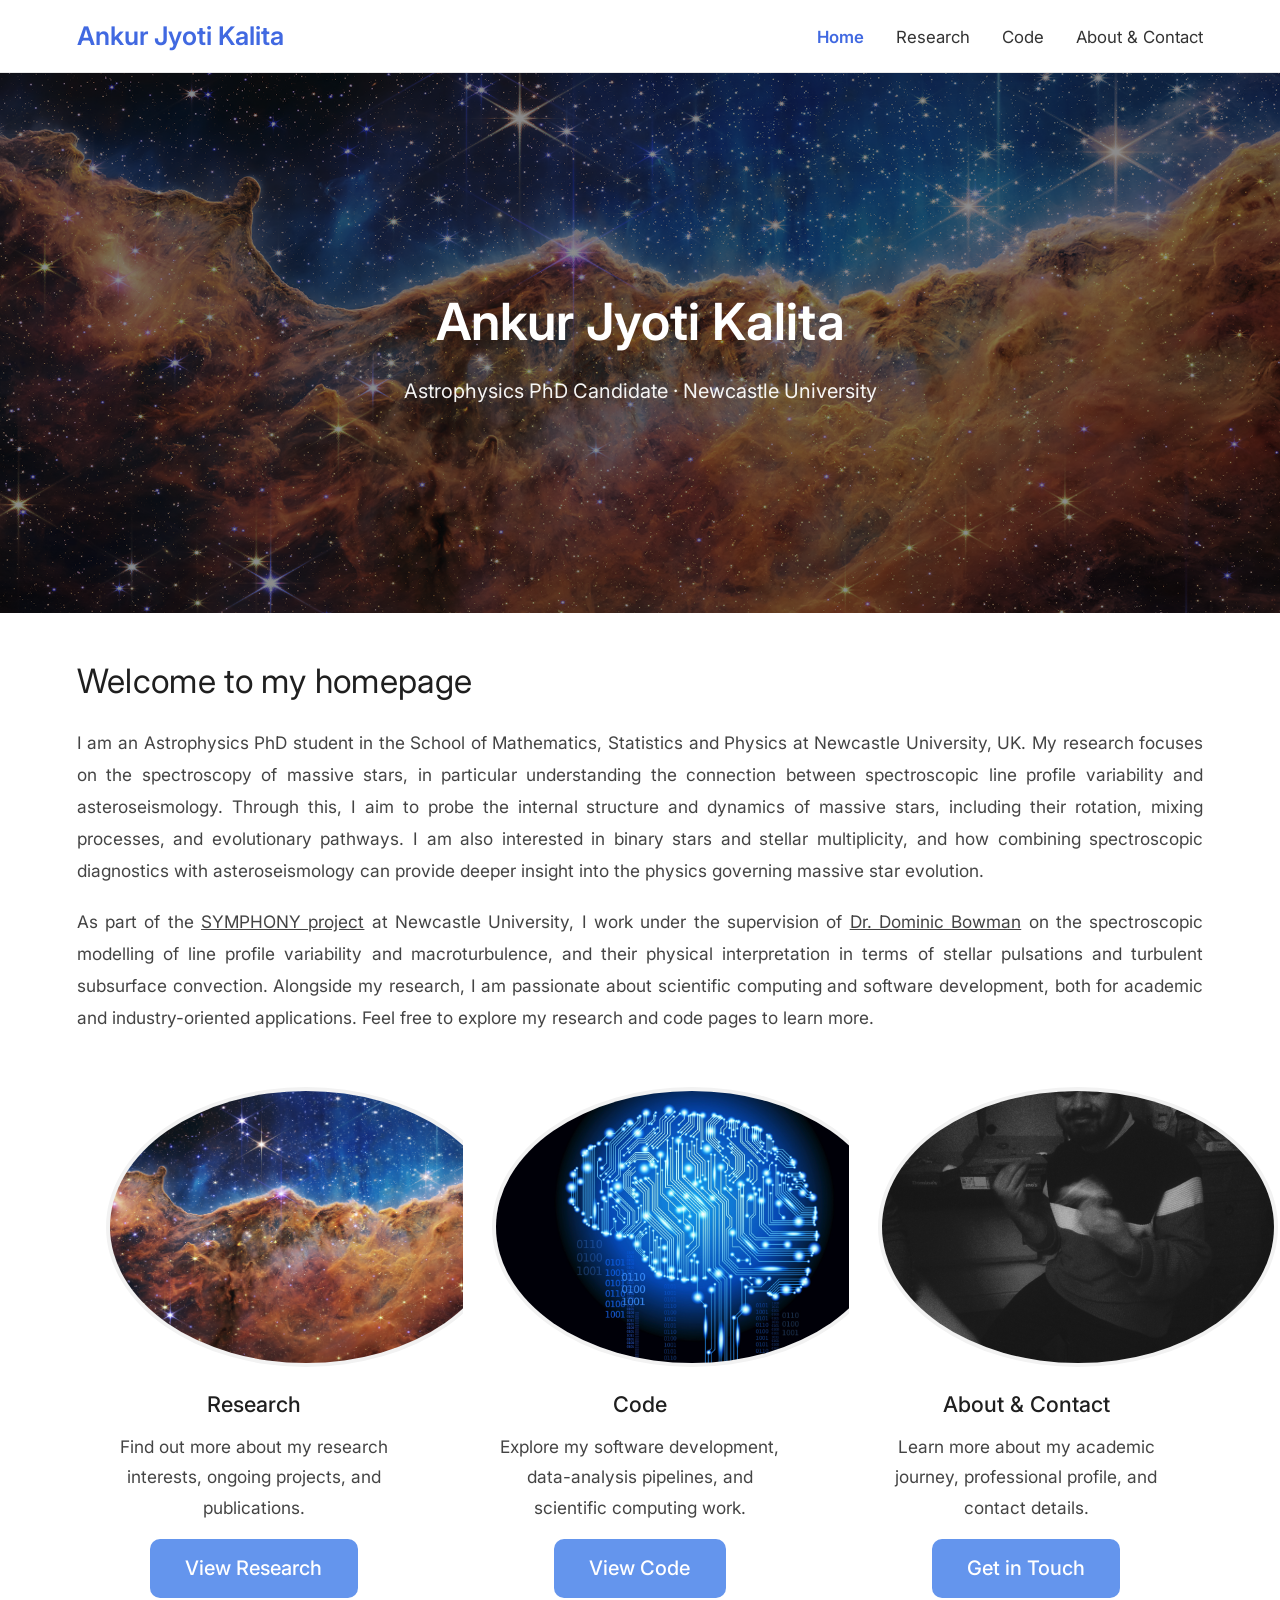
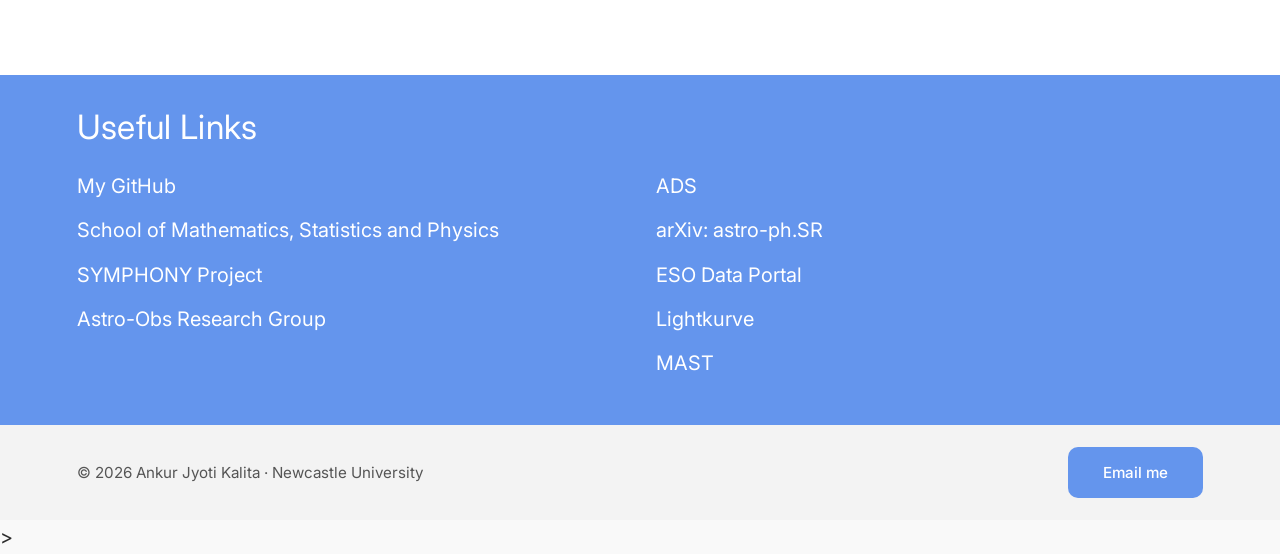
<file: index.html>
<!DOCTYPE html>
<html lang="en">
<head>
    <meta charset="UTF-8">
    <meta name="viewport" content="width=device-width, initial-scale=1.0">
    <title>Ankur Jyoti Kalita</title>
    <link rel="stylesheet" href="css/styles.css">
    <link href="https://fonts.googleapis.com/css2?family=Inter:wght@300;400;500;600&display=swap" rel="stylesheet">
</head>
<body>

    <nav class="navbar">
        <div class="nav-container">
            <div class="logo">Ankur Jyoti Kalita</div>
            <ul class="nav-links">
                <li><a href="index.html" class="active">Home</a></li>
                <li><a href="research.html">Research</a></li>
                <li><a href="code.html">Code</a></li>
                <li><a href="contact.html">About &amp; Contact</a></li>
            </ul>
        </div>
    </nav>

    <section class="home-banner">
        <div class="banner-overlay"></div>
        <div class="banner-content">
            <h1>Ankur Jyoti Kalita</h1>
            <p>Astrophysics PhD Candidate · Newcastle University</p>
        </div>
    </section>

    <section class="content-section">
        <div class="container">
            <div class="section-heading">
                <h2>Welcome to my homepage</h2>
            </div>

            <p class="lead-text">
                I am an Astrophysics PhD student in the School of Mathematics, Statistics and Physics at Newcastle University, UK.
                My research focuses on the spectroscopy of massive stars, in particular understanding the connection between
                spectroscopic line profile variability and asteroseismology. Through this, I aim to probe the internal structure
                and dynamics of massive stars, including their rotation, mixing processes, and evolutionary pathways. I am also interested
                in binary stars and stellar multiplicity, and how combining spectroscopic diagnostics with asteroseismology can provide
                deeper insight into the physics governing massive star evolution.
            </p>

            <p class="lead-text">
                As part of the
                <a href="https://research.ncl.ac.uk/symphony/" target="_blank" rel="noopener noreferrer">SYMPHONY project</a>
                at Newcastle University, I work under the supervision of
                <a href="https://dbowman234.github.io/" target="_blank" rel="noopener noreferrer">Dr. Dominic Bowman</a>
                on the spectroscopic modelling of line profile variability and macroturbulence, and their physical interpretation
                in terms of stellar pulsations and turbulent subsurface convection. Alongside my research, I am passionate about
                scientific computing and software development, both for academic and industry-oriented applications. Feel free to
                explore my research and code pages to learn more.
            </p>

            <div class="feature-grid">
                <article class="feature-card">
                    <div class="feature-image-wrap">
                        <img src="assets/images/banner.jpg" alt="Research overview">
                    </div>
                    <h3>Research</h3>
                    <p>
                        Find out more about my research interests, ongoing projects,
                        and publications.
                    </p>
                    <a href="research.html" class="button-link">View Research</a>
                </article>

                <article class="feature-card">
                    <div class="feature-image-wrap">
                        <img src="assets/images/coding.jpg" alt="Coding and technical work">
                    </div>
                    <h3>Code</h3>
                    <p>
                        Explore my software development, data-analysis pipelines,
                        and scientific computing work.
                    </p>
                    <a href="code.html" class="button-link">View Code</a>
                </article>

                <article class="feature-card">
                    <div class="feature-image-wrap">
                        <img src="assets/images/me.jpg" alt="About and contact">
                    </div>
                    <h3>About &amp; Contact</h3>
                    <p>
                        Learn more about my academic journey, professional profile,
                        and contact details.
                    </p>
                    <a href="contact.html" class="button-link">Get in Touch</a>
                </article>
            </div>
        </div>
    </section>

    <section class="useful-links-section">
        <div class="container">
            <h2>Useful Links</h2>
            <div class="links-columns">
                <ul class="useful-links-list">
                    <li><a href="https://github.com/Ankurjyoti07/" target="_blank" rel="noopener noreferrer">My GitHub</a></li>
                    <li><a href="https://www.ncl.ac.uk/maths-physics/" target="_blank" rel="noopener noreferrer">School of Mathematics, Statistics and Physics</a></li>
                    <li><a href="https://research.ncl.ac.uk/symphony/" target="_blank" rel="noopener noreferrer">SYMPHONY Project</a></li>
                    <li><a href="https://blogs.ncl.ac.uk/astro-obs/" target="_blank" rel="noopener noreferrer">Astro-Obs Research Group</a></li>
                </ul>

                <ul class="useful-links-list">
                    <li><a href="https://ui.adsabs.harvard.edu/" target="_blank" rel="noopener noreferrer">ADS</a></li>
                    <li><a href="https://arxiv.org/list/astro-ph.SR/recent" target="_blank" rel="noopener noreferrer">arXiv: astro-ph.SR</a></li>
                    <li><a href="http://archive.eso.org/cms/data-portal.html" target="_blank" rel="noopener noreferrer">ESO Data Portal</a></li>
                    <li><a href="https://docs.lightkurve.org/index.html" target="_blank" rel="noopener noreferrer">Lightkurve</a></li>
                    <li><a href="http://archive.stsci.edu/index.html" target="_blank" rel="noopener noreferrer">MAST</a></li>
                </ul>
            </div>
        </div>
    </section>

    <footer class="site-footer">
        <div class="container footer-flex">
            <p>© 2026 Ankur Jyoti Kalita · Newcastle University</p>
            <a href="mailto:a.j.kalita2@newcastle.ac.uk" class="button-link footer-button">Email me</a>
        </div>
    </footer>

</body>
</html>>
</file>
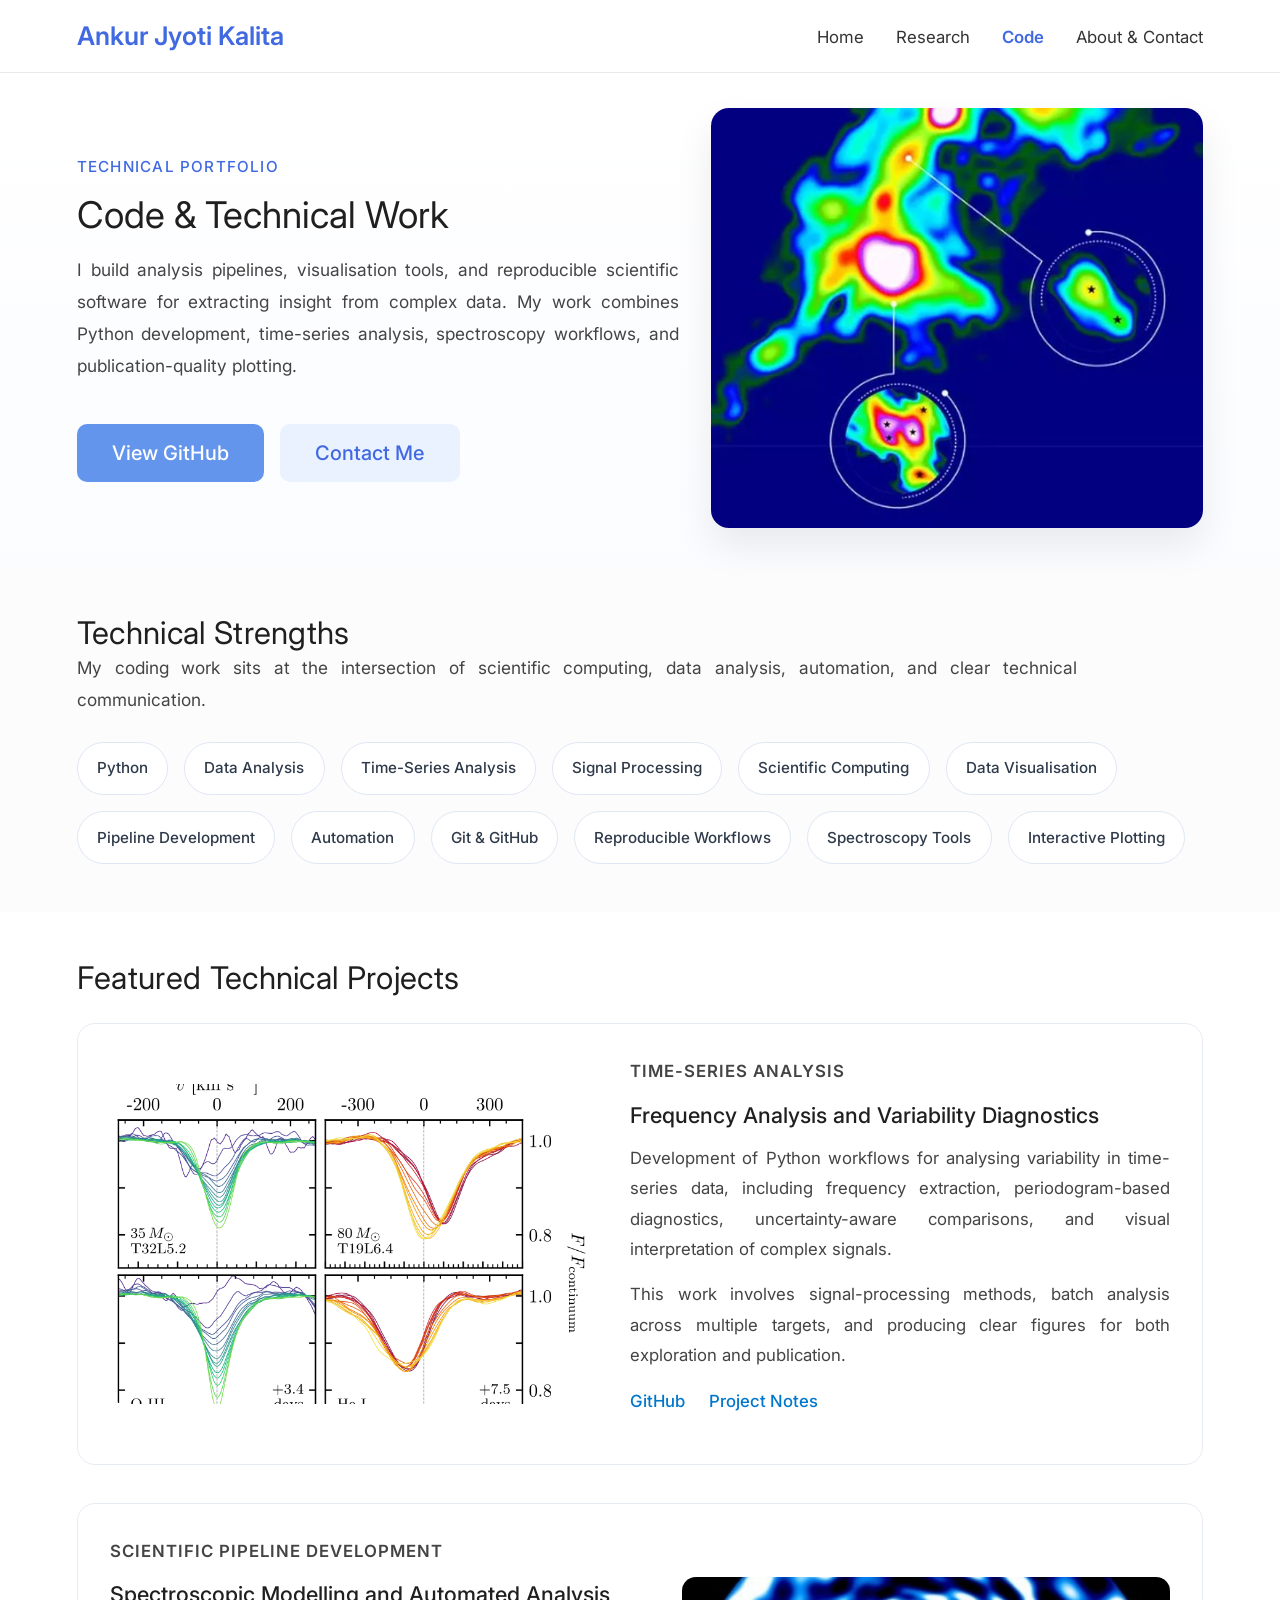
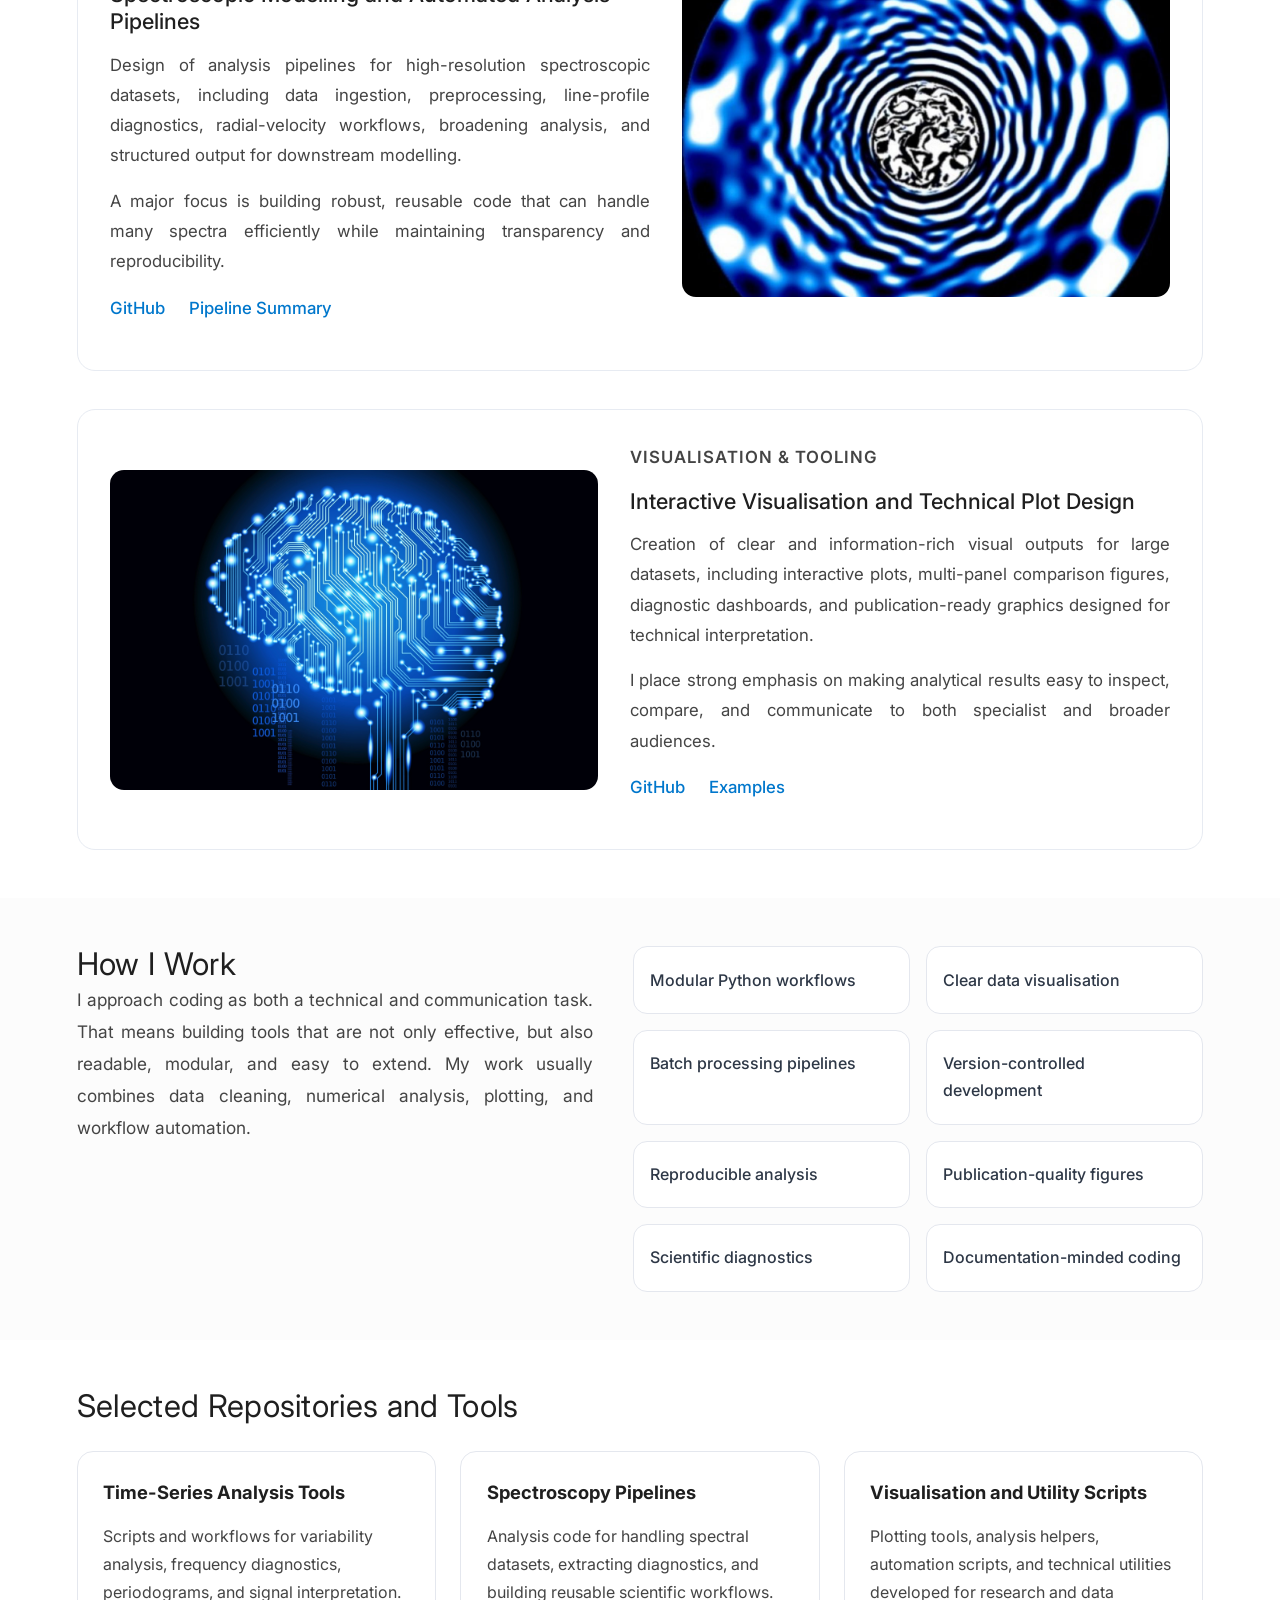
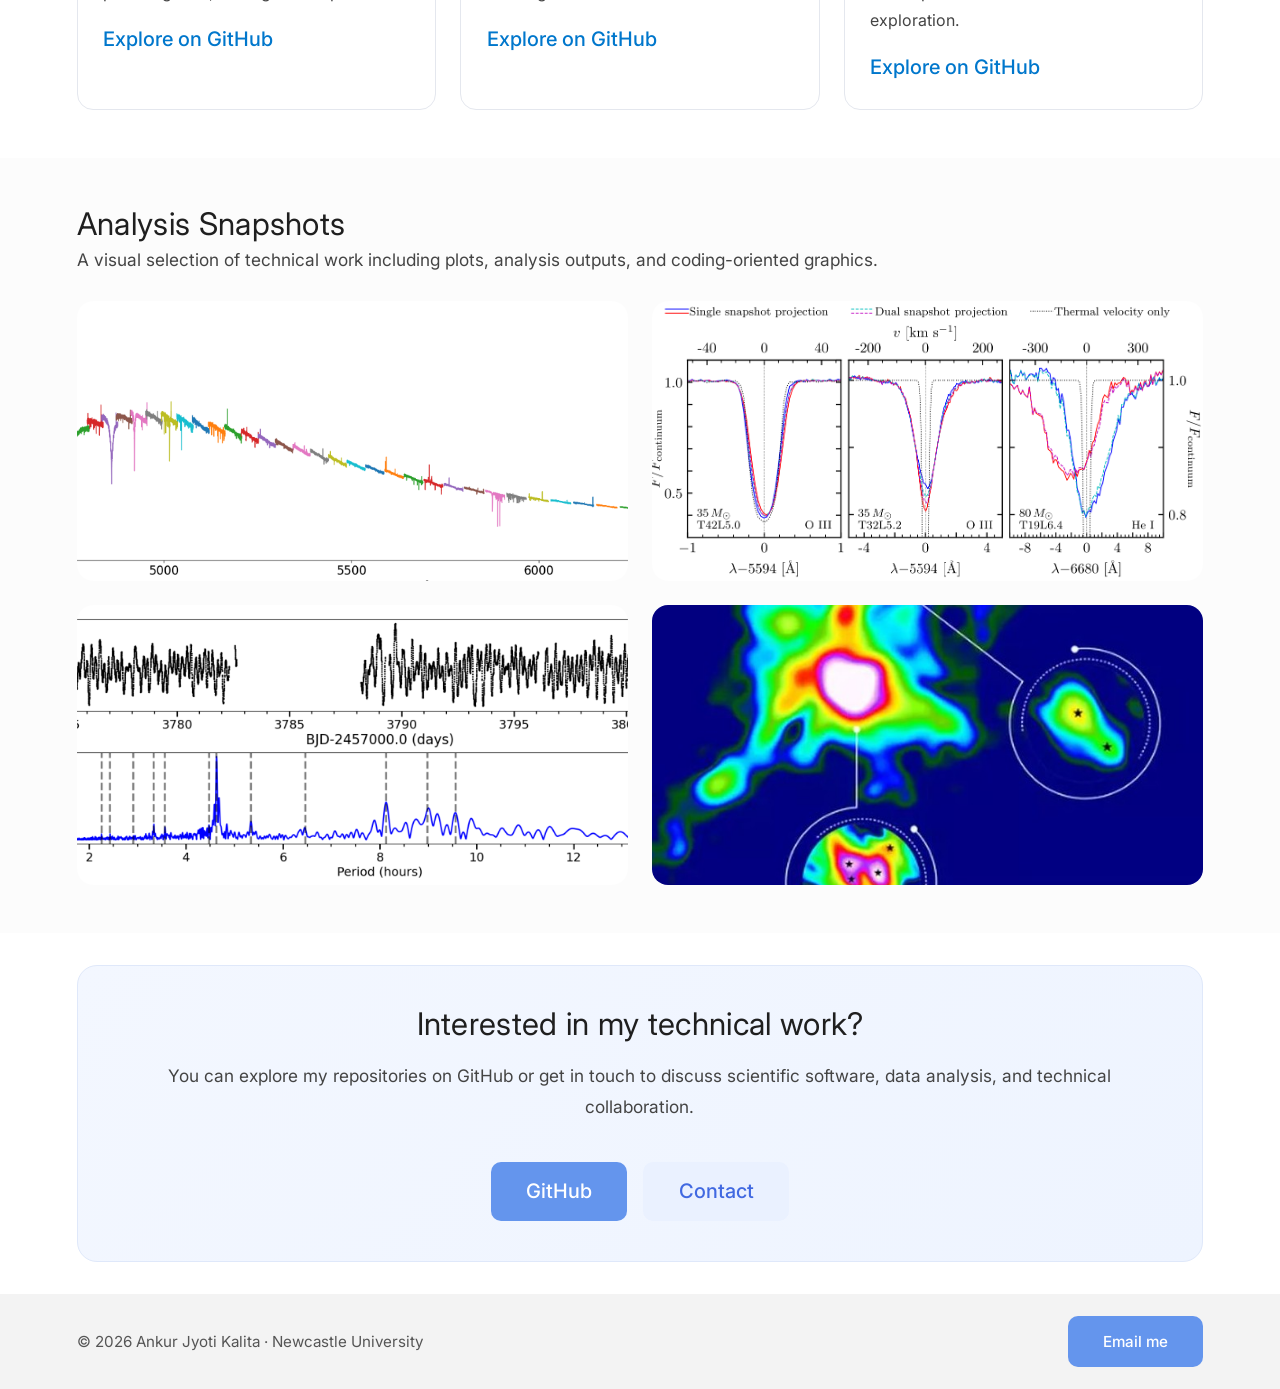
<file: code.html>
<!DOCTYPE html>
<html lang="en">
<head>
    <meta charset="UTF-8">
    <meta name="viewport" content="width=device-width, initial-scale=1.0">
    <title>Code | Ankur Jyoti Kalita</title>
    <link rel="stylesheet" href="css/styles.css">
    <link rel="stylesheet" href="css/code.css">
    <link href="https://fonts.googleapis.com/css2?family=Inter:wght@300;400;500;600&display=swap" rel="stylesheet">
</head>
<body class="code-page">

    <nav class="navbar">
        <div class="nav-container">
            <div class="logo">Ankur Jyoti Kalita</div>
            <ul class="nav-links">
                <li><a href="index.html">Home</a></li>
                <li><a href="research.html">Research</a></li>
                <li><a href="code.html" class="active">Code</a></li>
                <li><a href="contact.html">About &amp; Contact</a></li>
            </ul>
        </div>
    </nav>

    <main>

        <section class="code-hero-section">
            <div class="container">
                <div class="code-hero-grid">
                    <div class="code-hero-text">
                        <p class="code-kicker">Technical Portfolio</p>
                        <h1>Code &amp; Technical Work</h1>
                        <p class="code-hero-lead">
                            I build analysis pipelines, visualisation tools, and reproducible scientific software
                            for extracting insight from complex data. My work combines Python development,
                            time-series analysis, spectroscopy workflows, and publication-quality plotting.
                        </p>

                        <div class="code-hero-buttons">
                            <a href="https://github.com/Ankurjyoti07/" target="_blank" rel="noopener noreferrer" class="button-link">View GitHub</a>
                            <a href="contact.html" class="button-link secondary-button">Contact Me</a>
                        </div>
                    </div>

                    <div class="code-hero-image">
                        <img src="assets/images/multiplicity.jpg" alt="Data analysis and coding workspace">
                    </div>
                </div>
            </div>
        </section>

        <section class="content-section alt-section">
            <div class="container">
                <div class="section-heading">
                    <h2>Technical Strengths</h2>
                    <p class="lead-text">
                        My coding work sits at the intersection of scientific computing, data analysis,
                        automation, and clear technical communication.
                    </p>
                </div>

                <div class="skills-grid">
                    <div class="skill-pill">Python</div>
                    <div class="skill-pill">Data Analysis</div>
                    <div class="skill-pill">Time-Series Analysis</div>
                    <div class="skill-pill">Signal Processing</div>
                    <div class="skill-pill">Scientific Computing</div>
                    <div class="skill-pill">Data Visualisation</div>
                    <div class="skill-pill">Pipeline Development</div>
                    <div class="skill-pill">Automation</div>
                    <div class="skill-pill">Git &amp; GitHub</div>
                    <div class="skill-pill">Reproducible Workflows</div>
                    <div class="skill-pill">Spectroscopy Tools</div>
                    <div class="skill-pill">Interactive Plotting</div>
                </div>
            </div>
        </section>

        <section class="content-section">
            <div class="container">
                <div class="section-heading">
                    <h2>Featured Technical Projects</h2>
                </div>

                <div class="project-showcase">

                    <article class="project-feature">
                        <div class="project-image">
                            <img src="assets/images/lpv.png" alt="Time-series analysis plot">
                        </div>
                        <div class="project-content">
                            <p class="project-tag">Time-Series Analysis</p>
                            <h3>Frequency Analysis and Variability Diagnostics</h3>
                            <p>
                                Development of Python workflows for analysing variability in time-series data,
                                including frequency extraction, periodogram-based diagnostics, uncertainty-aware
                                comparisons, and visual interpretation of complex signals.
                            </p>
                            <p>
                                This work involves signal-processing methods, batch analysis across multiple targets,
                                and producing clear figures for both exploration and publication.
                            </p>
                            <p class="project-links">
                                <a href="https://github.com/Ankurjyoti07/" target="_blank" rel="noopener noreferrer">GitHub</a>
                                <a href="#">Project Notes</a>
                            </p>
                        </div>
                    </article>

                    <article class="project-feature reverse">
                        <div class="project-image">
                            <img src="assets/images/rot_mixing.jpg" alt="Spectroscopy analysis figure">
                        </div>
                        <div class="project-content">
                            <p class="project-tag">Scientific Pipeline Development</p>
                            <h3>Spectroscopic Modelling and Automated Analysis Pipelines</h3>
                            <p>
                                Design of analysis pipelines for high-resolution spectroscopic datasets, including
                                data ingestion, preprocessing, line-profile diagnostics, radial-velocity workflows,
                                broadening analysis, and structured output for downstream modelling.
                            </p>
                            <p>
                                A major focus is building robust, reusable code that can handle many spectra efficiently
                                while maintaining transparency and reproducibility.
                            </p>
                            <p class="project-links">
                                <a href="https://github.com/Ankurjyoti07/" target="_blank" rel="noopener noreferrer">GitHub</a>
                                <a href="#">Pipeline Summary</a>
                            </p>
                        </div>
                    </article>

                    <article class="project-feature">
                        <div class="project-image">
                            <img src="assets/images/coding.jpg" alt="Scientific visualisation and dashboard style plot">
                        </div>
                        <div class="project-content">
                            <p class="project-tag">Visualisation &amp; Tooling</p>
                            <h3>Interactive Visualisation and Technical Plot Design</h3>
                            <p>
                                Creation of clear and information-rich visual outputs for large datasets, including
                                interactive plots, multi-panel comparison figures, diagnostic dashboards, and
                                publication-ready graphics designed for technical interpretation.
                            </p>
                            <p>
                                I place strong emphasis on making analytical results easy to inspect, compare,
                                and communicate to both specialist and broader audiences.
                            </p>
                            <p class="project-links">
                                <a href="https://github.com/Ankurjyoti07/" target="_blank" rel="noopener noreferrer">GitHub</a>
                                <a href="#">Examples</a>
                            </p>
                        </div>
                    </article>

                </div>
            </div>
        </section>

        <section class="content-section alt-section">
            <div class="container">
                <div class="work-grid">
                    <div class="work-text">
                        <h2>How I Work</h2>
                        <p class="lead-text">
                            I approach coding as both a technical and communication task. That means building tools
                            that are not only effective, but also readable, modular, and easy to extend. My work
                            usually combines data cleaning, numerical analysis, plotting, and workflow automation.
                        </p>
                    </div>

                    <div class="work-checklist">
                        <div class="work-card">Modular Python workflows</div>
                        <div class="work-card">Clear data visualisation</div>
                        <div class="work-card">Batch processing pipelines</div>
                        <div class="work-card">Version-controlled development</div>
                        <div class="work-card">Reproducible analysis</div>
                        <div class="work-card">Publication-quality figures</div>
                        <div class="work-card">Scientific diagnostics</div>
                        <div class="work-card">Documentation-minded coding</div>
                    </div>
                </div>
            </div>
        </section>

        <section class="content-section">
            <div class="container">
                <div class="section-heading">
                    <h2>Selected Repositories and Tools</h2>
                </div>

                <div class="repo-grid">
                    <article class="repo-card">
                        <h3>Time-Series Analysis Tools</h3>
                        <p>
                            Scripts and workflows for variability analysis, frequency diagnostics,
                            periodograms, and signal interpretation.
                        </p>
                        <a href="https://github.com/Ankurjyoti07/" target="_blank" rel="noopener noreferrer">Explore on GitHub</a>
                    </article>

                    <article class="repo-card">
                        <h3>Spectroscopy Pipelines</h3>
                        <p>
                            Analysis code for handling spectral datasets, extracting diagnostics,
                            and building reusable scientific workflows.
                        </p>
                        <a href="https://github.com/Ankurjyoti07/" target="_blank" rel="noopener noreferrer">Explore on GitHub</a>
                    </article>

                    <article class="repo-card">
                        <h3>Visualisation and Utility Scripts</h3>
                        <p>
                            Plotting tools, analysis helpers, automation scripts, and technical utilities
                            developed for research and data exploration.
                        </p>
                        <a href="https://github.com/Ankurjyoti07/" target="_blank" rel="noopener noreferrer">Explore on GitHub</a>
                    </article>
                </div>
            </div>
        </section>

        <section class="content-section alt-section">
            <div class="container">
                <div class="section-heading">
                    <h2>Analysis Snapshots</h2>
                    <p class="lead-text">
                        A visual selection of technical work including plots, analysis outputs,
                        and coding-oriented graphics.
                    </p>
                </div>

                <div class="snapshot-grid">
                    <div class="snapshot-item">
                        <img src="assets/images/blaze.png" alt="Analysis snapshot one">
                    </div>
                    <div class="snapshot-item">
                        <img src="assets/images/line_profiles.png" alt="Analysis snapshot two">
                    </div>
                    <div class="snapshot-item">
                        <img src="assets/images/lightcurve.png" alt="Analysis snapshot three">
                    </div>
                    <div class="snapshot-item">
                        <img src="assets/images/multiplicity.jpg" alt="Analysis snapshot four">
                    </div>
                </div>
            </div>
        </section>

        <section class="content-section code-cta-section">
            <div class="container">
                <div class="code-cta-box">
                    <h2>Interested in my technical work?</h2>
                    <p>
                        You can explore my repositories on GitHub or get in touch to discuss
                        scientific software, data analysis, and technical collaboration.
                    </p>
                    <div class="code-cta-links">
                        <a href="https://github.com/Ankurjyoti07/" target="_blank" rel="noopener noreferrer" class="button-link">GitHub</a>
                        <a href="contact.html" class="button-link secondary-button">Contact</a>
                    </div>
                </div>
            </div>
        </section>

    </main>

    <footer class="site-footer">
        <div class="container footer-flex">
            <p>© 2026 Ankur Jyoti Kalita · Newcastle University</p>
            <a href="mailto:a.j.kalita2@newcastle.ac.uk" class="button-link footer-button">Email me</a>
        </div>
    </footer>

</body>
</html>
</file>
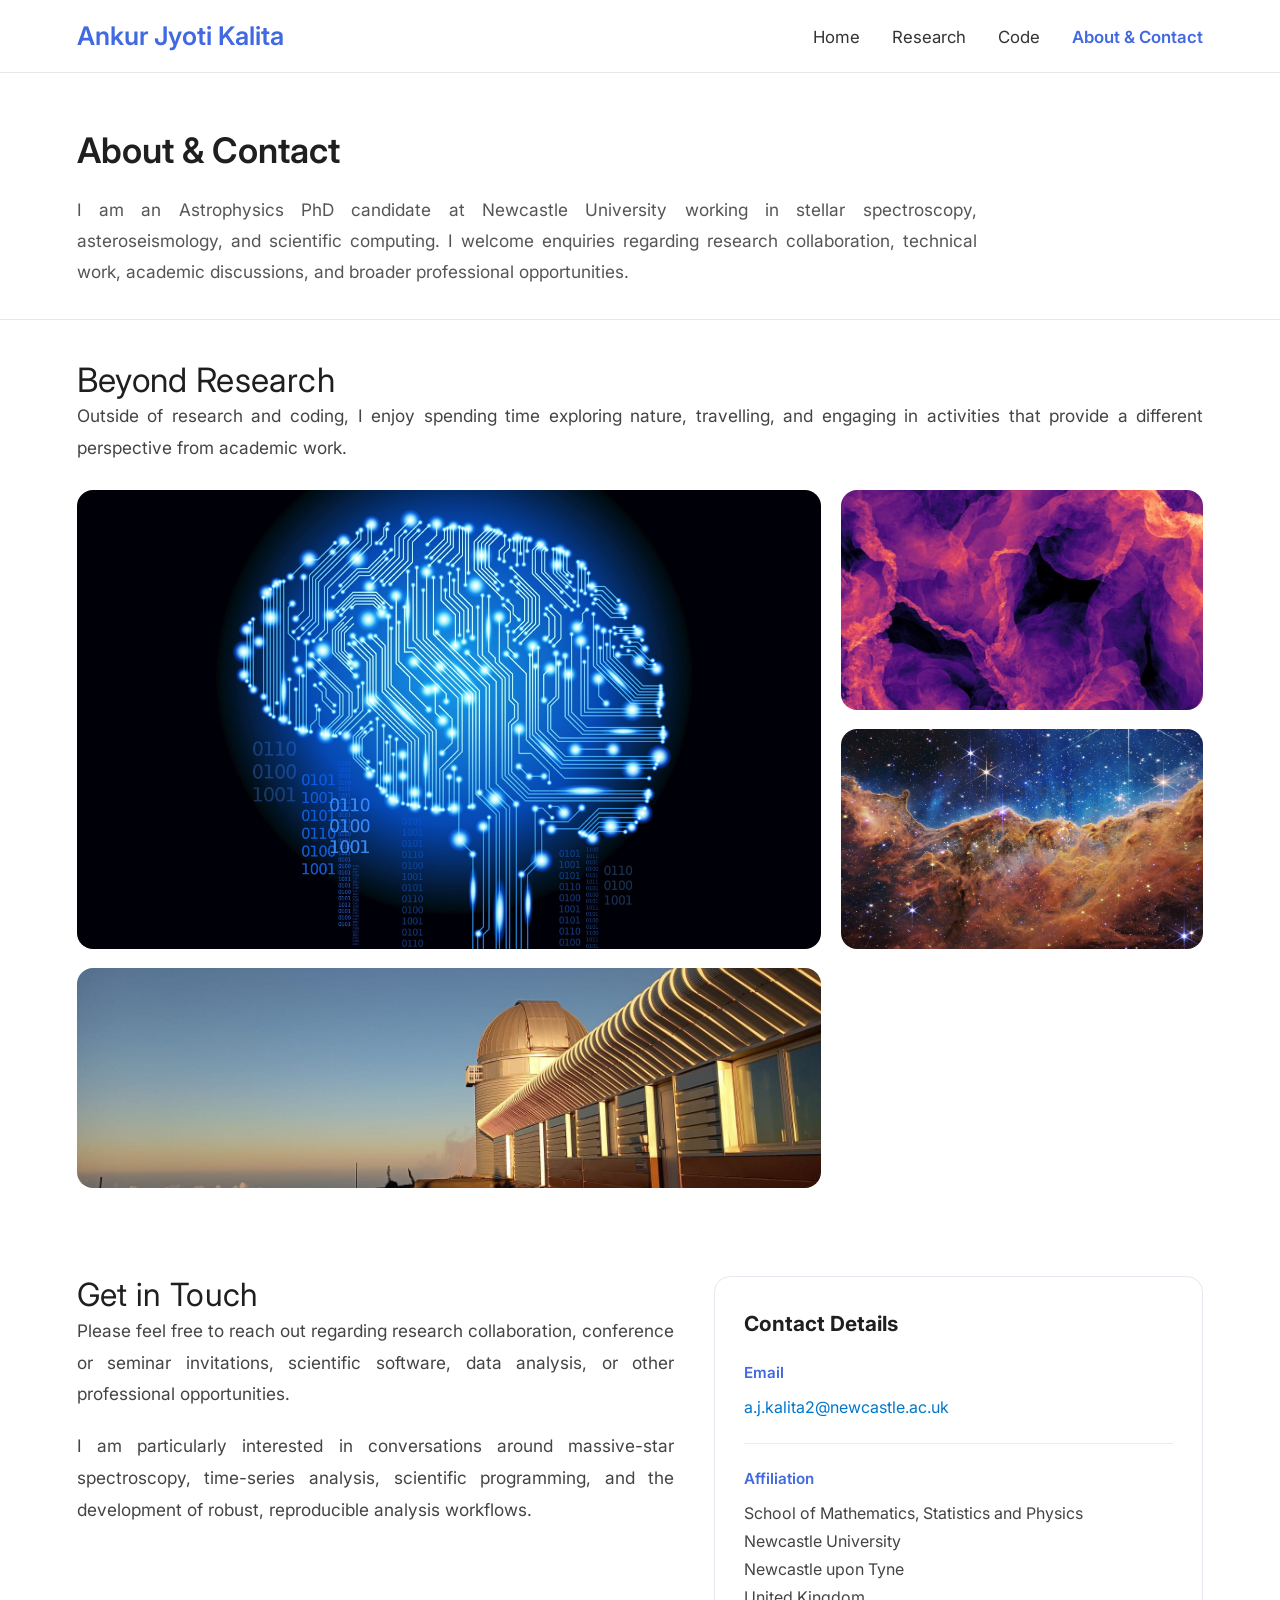
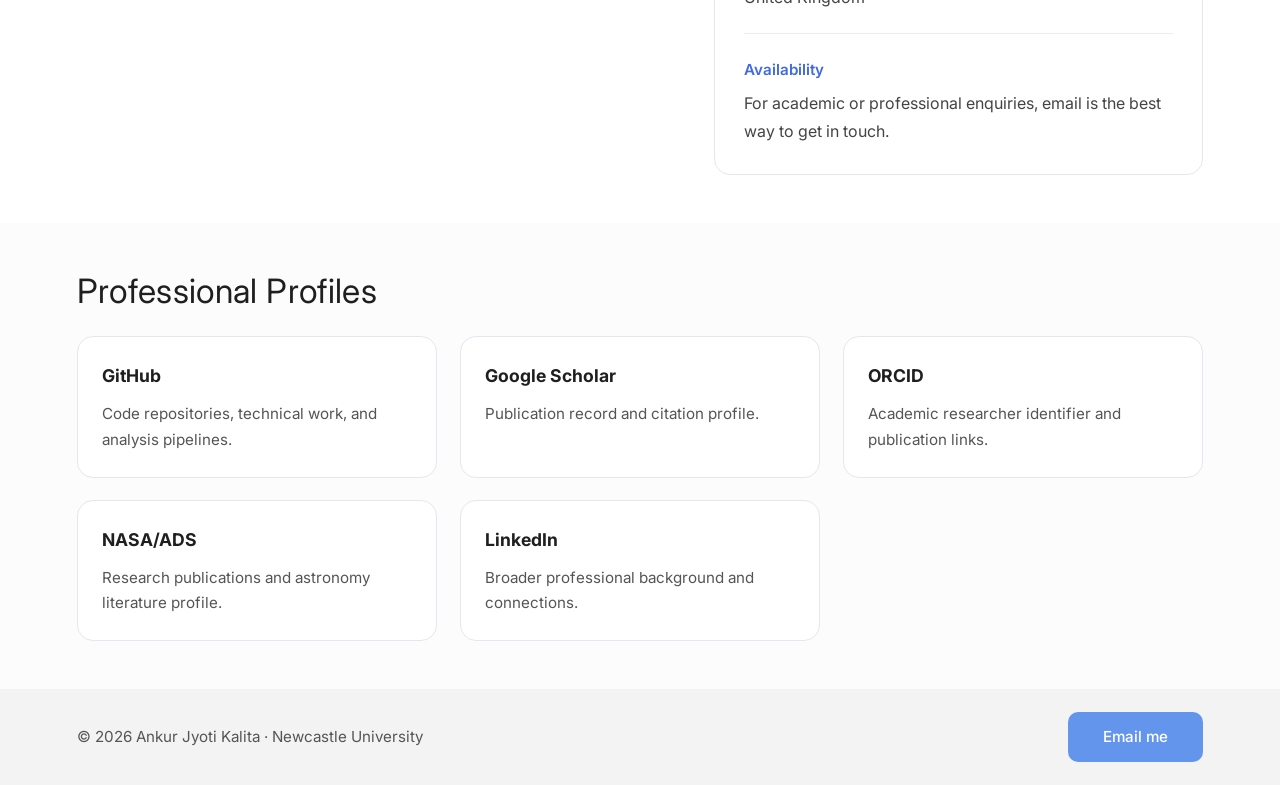
<file: contact.html>
<!DOCTYPE html>
<html lang="en">
<head>
    <meta charset="UTF-8">
    <meta name="viewport" content="width=device-width, initial-scale=1.0">
    <title>About & Contact | Ankur Jyoti Kalita</title>
    <link rel="stylesheet" href="css/styles.css">
    <link rel="stylesheet" href="css/contact.css">
    <link href="https://fonts.googleapis.com/css2?family=Inter:wght@300;400;500;600&display=swap" rel="stylesheet">
</head>
<body class="contact-page">

    <nav class="navbar">
        <div class="nav-container">
            <div class="logo">Ankur Jyoti Kalita</div>
            <ul class="nav-links">
                <li><a href="index.html">Home</a></li>
                <li><a href="research.html">Research</a></li>
                <li><a href="code.html">Code</a></li>
                <li><a href="contact.html" class="active">About &amp; Contact</a></li>
            </ul>
        </div>
    </nav>

    <header class="page-header contact-header">
        <div class="container">
            <h1>About &amp; Contact</h1>
            <p class="page-intro">
                I am an Astrophysics PhD candidate at Newcastle University working in stellar spectroscopy,
                asteroseismology, and scientific computing. I welcome enquiries regarding research collaboration,
                technical work, academic discussions, and broader professional opportunities.
            </p>
        </div>
    </header>

    <main>

        <section class="content-section contact-gallery-section">
            <div class="container">
                <div class="section-heading">
                    <h2>Beyond Research</h2>
                    <p class="lead-text">
                        Outside of research and coding, I enjoy spending time exploring nature,
                        travelling, and engaging in activities that provide a different perspective
                        from academic work.
                    </p>
                </div>

                <div class="contact-gallery-grid">
                    <div class="gallery-item large">
                        <img src="assets/images/coding.jpg" alt="Coding and technical work">
                    </div>

                    <div class="gallery-item">
                        <img src="assets/images/turbulence_res.jpg" alt="Research visualisation">
                    </div>

                    <div class="gallery-item">
                        <img src="assets/images/stars.jpg" alt="Night sky and astronomy">
                    </div>

                    <div class="gallery-item wide">
                        <img src="assets/images/mercator.jpeg" alt="Mercator telescope and observing environment">
                    </div>
                </div>
            </div>
        </section>

        <section class="content-section">
            <div class="container">
                <div class="contact-main-grid">

                    <div class="contact-text-block">
                        <h2>Get in Touch</h2>
                        <p class="lead-text">
                            Please feel free to reach out regarding research collaboration, conference or seminar
                            invitations, scientific software, data analysis, or other professional opportunities.
                        </p>
                        <p class="lead-text">
                            I am particularly interested in conversations around massive-star spectroscopy,
                            time-series analysis, scientific programming, and the development of robust,
                            reproducible analysis workflows.
                        </p>
                    </div>

                    <div class="contact-card">
                        <h3>Contact Details</h3>

                        <div class="contact-item">
                            <h4>Email</h4>
                            <p><a href="mailto:a.j.kalita2@newcastle.ac.uk">a.j.kalita2@newcastle.ac.uk</a></p>
                        </div>

                        <div class="contact-item">
                            <h4>Affiliation</h4>
                            <p>
                                School of Mathematics, Statistics and Physics<br>
                                Newcastle University<br>
                                Newcastle upon Tyne<br>
                                United Kingdom
                            </p>
                        </div>

                        <div class="contact-item">
                            <h4>Availability</h4>
                            <p>
                                For academic or professional enquiries, email is the best way to get in touch.
                            </p>
                        </div>
                    </div>

                </div>
            </div>
        </section>

        <section class="content-section alt-section">
            <div class="container">
                <div class="section-heading">
                    <h2>Professional Profiles</h2>
                </div>

                <div class="contact-links-grid">
                    <a href="https://github.com/Ankurjyoti07/" target="_blank" rel="noopener noreferrer" class="contact-link-card">
                        <h3>GitHub</h3>
                        <p>Code repositories, technical work, and analysis pipelines.</p>
                    </a>

                    <a href="#" target="_blank" rel="noopener noreferrer" class="contact-link-card">
                        <h3>Google Scholar</h3>
                        <p>Publication record and citation profile.</p>
                    </a>

                    <a href="#" target="_blank" rel="noopener noreferrer" class="contact-link-card">
                        <h3>ORCID</h3>
                        <p>Academic researcher identifier and publication links.</p>
                    </a>

                    <a href="https://ui.adsabs.harvard.edu/" target="_blank" rel="noopener noreferrer" class="contact-link-card">
                        <h3>NASA/ADS</h3>
                        <p>Research publications and astronomy literature profile.</p>
                    </a>

                    <a href="#" target="_blank" rel="noopener noreferrer" class="contact-link-card">
                        <h3>LinkedIn</h3>
                        <p>Broader professional background and connections.</p>
                    </a>
                </div>
            </div>
        </section>

    </main>

    <footer class="site-footer">
        <div class="container footer-flex">
            <p>© 2026 Ankur Jyoti Kalita · Newcastle University</p>
            <a href="mailto:a.j.kalita2@newcastle.ac.uk" class="button-link footer-button">Email me</a>
        </div>
    </footer>

</body>
</html>
</file>
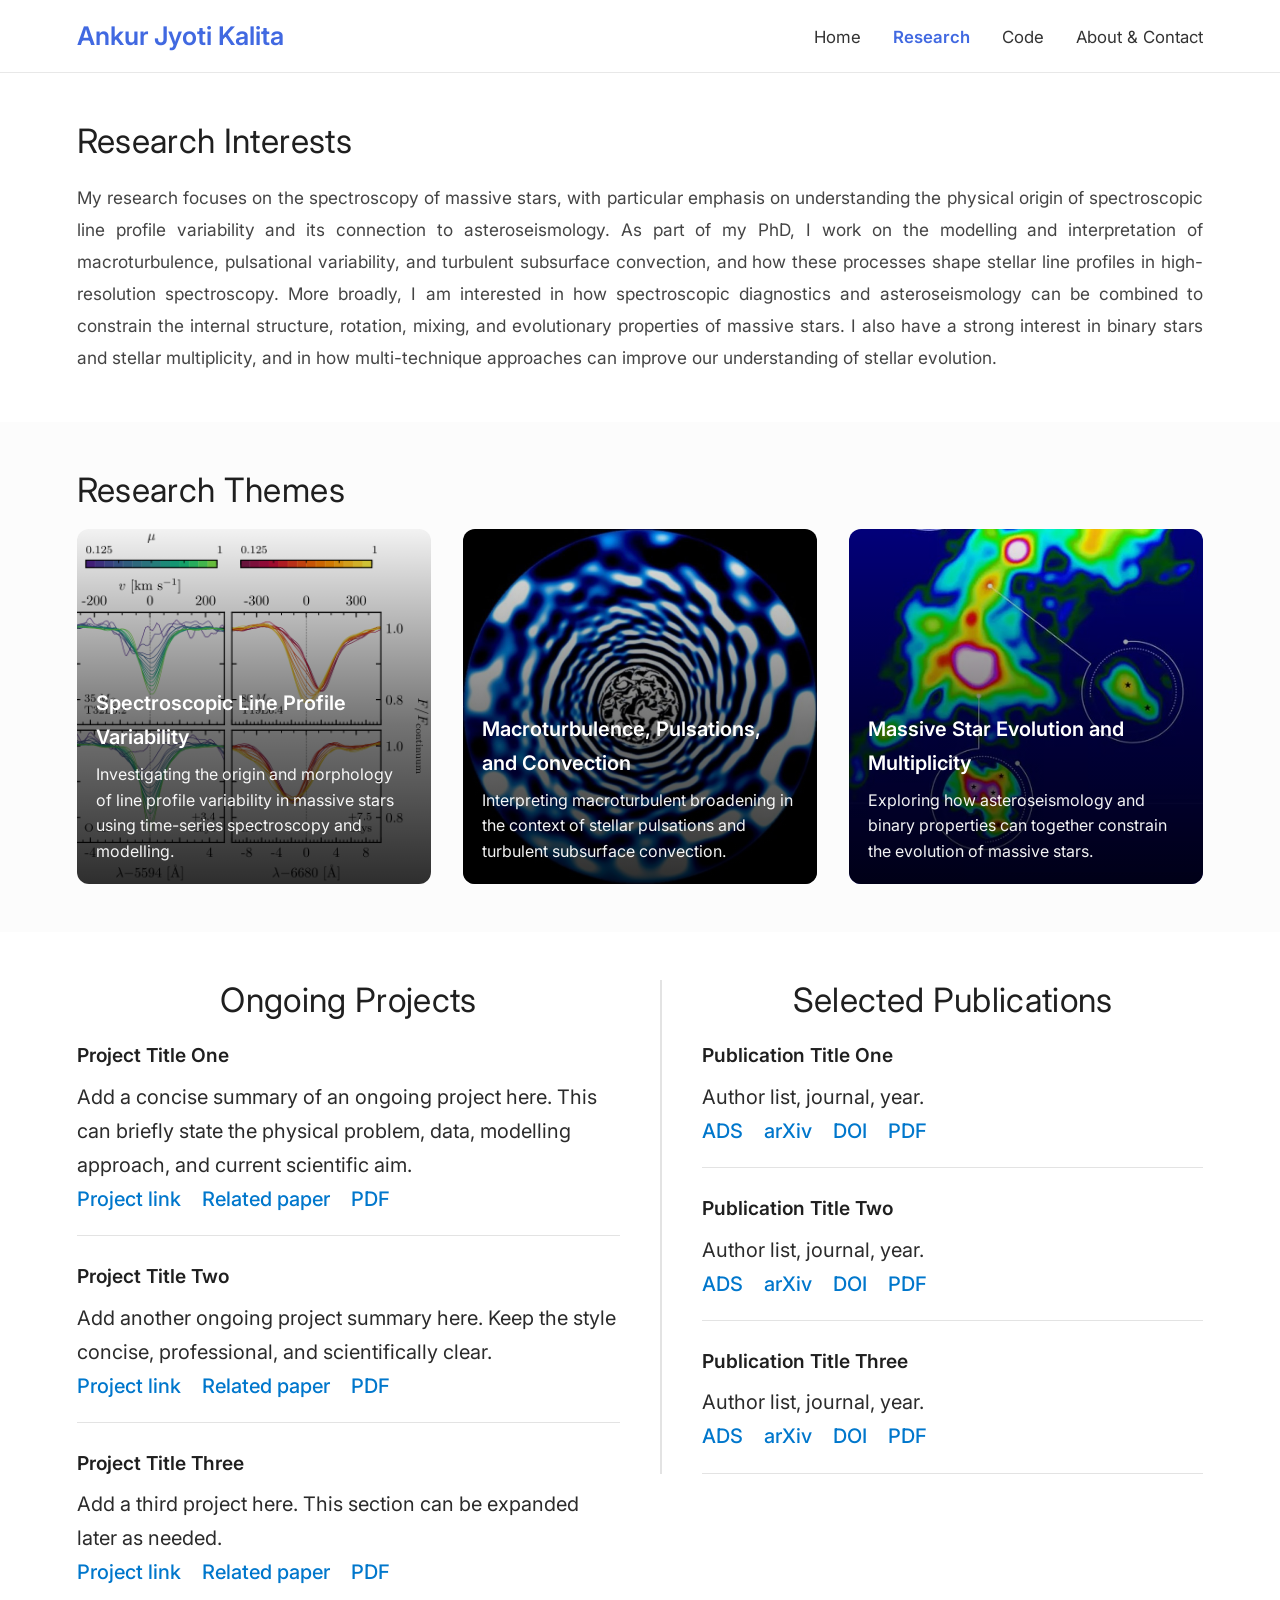
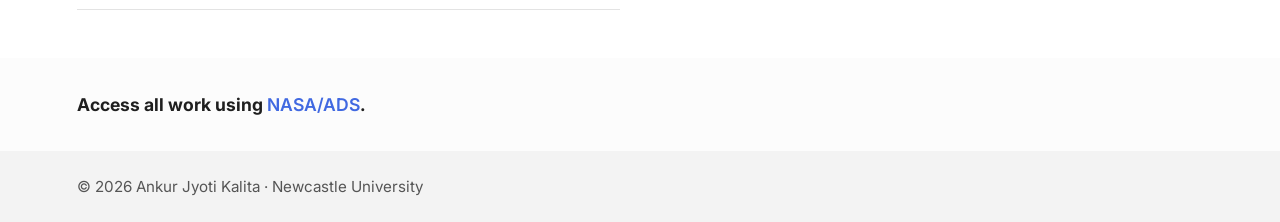
<file: research.html>
<!DOCTYPE html>
<html lang="en">
<head>
    <meta charset="UTF-8">
    <meta name="viewport" content="width=device-width, initial-scale=1.0">
    <title>Research | Ankur Jyoti Kalita</title>
    <link rel="stylesheet" href="css/styles.css">
    <link rel="stylesheet" href="css/research.css">
    <link href="https://fonts.googleapis.com/css2?family=Inter:wght@300;400;500;600&display=swap" rel="stylesheet">
</head>
<body>

    <nav class="navbar">
        <div class="nav-container">
            <div class="logo">Ankur Jyoti Kalita</div>
            <ul class="nav-links">
                <li><a href="index.html">Home</a></li>
                <li><a href="research.html" class="active">Research</a></li>
                <li><a href="code.html">Code</a></li>
                <li><a href="contact.html">About &amp; Contact</a></li>
            </ul>
        </div>
    </nav>

    <main>

        <section class="content-section research-intro-section">
            <div class="container">
                <div class="section-heading">
                    <h2>Research Interests</h2>
                </div>

                <p class="lead-text research-intro-text">
                    My research focuses on the spectroscopy of massive stars, with particular emphasis on
                    understanding the physical origin of spectroscopic line profile variability and its
                    connection to asteroseismology. As part of my PhD, I work on the modelling and interpretation
                    of macroturbulence, pulsational variability, and turbulent subsurface convection, and how
                    these processes shape stellar line profiles in high-resolution spectroscopy. More broadly,
                    I am interested in how spectroscopic diagnostics and asteroseismology can be combined to
                    constrain the internal structure, rotation, mixing, and evolutionary properties of massive
                    stars. I also have a strong interest in binary stars and stellar multiplicity, and in how
                    multi-technique approaches can improve our understanding of stellar evolution.
                </p>
            </div>
        </section>

        <section class="content-section alt-section research-themes-section">
            <div class="container">
                <div class="section-heading">
                    <h2>Research Themes</h2>
                </div>

                <div class="research-theme-grid">
                    <article class="theme-tile">
                        <img src="assets/images/lpv.png" alt="Spectroscopic line profile variability">
                        <div class="theme-overlay">
                            <h3>Spectroscopic Line Profile Variability</h3>
                            <p>
                                Investigating the origin and morphology of line profile variability in
                                massive stars using time-series spectroscopy and modelling.
                            </p>
                        </div>
                    </article>

                    <article class="theme-tile">
                        <img src="assets/images/rot_mixing.jpg" alt="Macroturbulence, pulsations, and convection">
                        <div class="theme-overlay">
                            <h3>Macroturbulence, Pulsations, and Convection</h3>
                            <p>
                                Interpreting macroturbulent broadening in the context of stellar pulsations
                                and turbulent subsurface convection.
                            </p>
                        </div>
                    </article>

                    <article class="theme-tile">
                        <img src="assets/images/multiplicity.jpg" alt="Massive star evolution and multiplicity">
                        <div class="theme-overlay">
                            <h3>Massive Star Evolution and Multiplicity</h3>
                            <p>
                                Exploring how asteroseismology and binary properties can
                                together constrain the evolution of massive stars.
                            </p>
                        </div>
                    </article>
                </div>
            </div>
        </section>

        <section class="content-section research-bottom-section">
            <div class="container">
                <div class="research-split-layout">

                    <div class="research-column left-column">
                        <h2>Ongoing Projects</h2>

                        <div class="research-list">
                            <article class="research-list-item">
                                <h3>Project Title One</h3>
                                <p>
                                    Add a concise summary of an ongoing project here. This can briefly state
                                    the physical problem, data, modelling approach, and current scientific aim.
                                </p>
                                <p class="item-links">
                                    <a href="#">Project link</a>
                                    <a href="#">Related paper</a>
                                    <a href="#">PDF</a>
                                </p>
                            </article>

                            <article class="research-list-item">
                                <h3>Project Title Two</h3>
                                <p>
                                    Add another ongoing project summary here. Keep the style concise,
                                    professional, and scientifically clear.
                                </p>
                                <p class="item-links">
                                    <a href="#">Project link</a>
                                    <a href="#">Related paper</a>
                                    <a href="#">PDF</a>
                                </p>
                            </article>

                            <article class="research-list-item">
                                <h3>Project Title Three</h3>
                                <p>
                                    Add a third project here. This section can be expanded later as needed.
                                </p>
                                <p class="item-links">
                                    <a href="#">Project link</a>
                                    <a href="#">Related paper</a>
                                    <a href="#">PDF</a>
                                </p>
                            </article>
                        </div>
                    </div>

                    <div class="research-column right-column">
                        <h2>Selected Publications</h2>

                        <div class="publication-list">
                            <article class="publication-item">
                                <h3>Publication Title One</h3>
                                <p>
                                    Author list, journal, year.
                                </p>
                                <p class="item-links">
                                    <a href="#">ADS</a>
                                    <a href="#">arXiv</a>
                                    <a href="#">DOI</a>
                                    <a href="#">PDF</a>
                                </p>
                            </article>

                            <article class="publication-item">
                                <h3>Publication Title Two</h3>
                                <p>
                                    Author list, journal, year.
                                </p>
                                <p class="item-links">
                                    <a href="#">ADS</a>
                                    <a href="#">arXiv</a>
                                    <a href="#">DOI</a>
                                    <a href="#">PDF</a>
                                </p>
                            </article>

                            <article class="publication-item">
                                <h3>Publication Title Three</h3>
                                <p>
                                    Author list, journal, year.
                                </p>
                                <p class="item-links">
                                    <a href="#">ADS</a>
                                    <a href="#">arXiv</a>
                                    <a href="#">DOI</a>
                                    <a href="#">PDF</a>
                                </p>
                            </article>
                        </div>
                    </div>

                </div>
            </div>
        </section>

        <section class="content-section alt-section ads-section">
            <div class="container">
                <p class="ads-text">
                    <strong>Access all work using <a href="https://ui.adsabs.harvard.edu/" target="_blank" rel="noopener noreferrer">NASA/ADS</a>.</strong>
                </p>
            </div>
        </section>

    </main>

    <footer class="site-footer">
        <div class="container footer-flex">
            <p>© 2026 Ankur Jyoti Kalita · Newcastle University</p>
        </div>
    </footer>

</body>
</html>
</file>
<file: css/styles.css>
/* =========================
   RESET / BASE
   ========================= */
*,
*::before,
*::after {
    box-sizing: border-box;
    margin: 0;
    padding: 0;
}

:root {
    --site-width: min(1300px, 88vw);
    --text: #1f1f1f;
    --body: #2b2b2b;
    --muted: #444;
    --muted-2: #555;
    --bg: #f9f9f9;
    --white: #ffffff;
    --border: #e3e3e3;
    --border-light: #e8e8e8;
    --footer-bg: #f3f3f3;
    --accent: #4169e1;
    --accent-soft: #6495ed;
    --accent-dark: #163955;
    --link: #0077cc;
}

html {
    scroll-behavior: smooth;
}

body {
    font-family: "Inter", -apple-system, BlinkMacSystemFont, "Segoe UI", Roboto, sans-serif;
    font-size: 20px;
    line-height: 1.7;
    color: var(--body);
    background-color: var(--bg);
}

img {
    display: block;
    max-width: 100%;
}

a {
    color: inherit;
}

/* Shared width for navbar, content, and footer */
.container,
.nav-container {
    width: var(--site-width);
    margin: 0 auto;
}

/* =========================
   NAVBAR
   ========================= */
.navbar {
    position: sticky;
    top: 0;
    z-index: 1000;
    background: var(--white);
    border-bottom: 1px solid var(--border-light);
}

.nav-container {
    display: flex;
    justify-content: space-between;
    align-items: center;
    min-height: 72px;
    gap: 2rem;
}

.logo {
    font-size: 1.6rem;
    font-weight: 600;
    line-height: 1;
    color: var(--accent);
    white-space: nowrap;
}

.nav-links {
    list-style: none;
    display: flex;
    align-items: center;
    gap: 2rem;
    flex-wrap: wrap;
}

.nav-links a {
    text-decoration: none;
    color: #333;
    font-size: 1.05rem;
    line-height: 1;
    transition: color 0.2s ease;
}

.nav-links a:hover {
    color: var(--link);
}

.nav-links a.active {
    color: var(--accent);
    font-weight: 600;
}

/* =========================
   SHARED SECTIONS / TYPE
   ========================= */
section,
header,
footer {
    background: var(--white);
}

.content-section {
    padding: 3rem 0;
}

.alt-section {
    background: #fcfcfc;
}

.section-heading {
    margin-bottom: 1.6rem;
}

h1,
h2,
h3,
h4 {
    color: var(--text);
}

h2 {
    font-size: 2.1rem;
    font-weight: 400;
    letter-spacing: 0.01em;
    line-height: 1.2;
}

.lead-text {
    font-size: 1.08rem;
    line-height: 1.85;
    color: var(--muted);
    text-align: justify;
    text-justify: inter-word;
    margin-bottom: 1.2rem;
}

.lead-text:last-child {
    margin-bottom: 0;
}

/* =========================
   SHARED LINKS / BUTTONS
   ========================= */
.button-link {
    display: inline-block;
    margin-top: 1rem;
    padding: 0.78rem 2.2rem;
    background: var(--accent-soft);
    color: var(--white);
    text-decoration: none;
    border-radius: 10px;
    font-weight: 500;
    transition: background 0.2s ease, transform 0.2s ease;
}

.button-link:hover {
    background: var(--accent-dark);
    transform: translateY(-1px);
}

.item-links {
    margin-top: 0.85rem;
}

.item-links a {
    text-decoration: none;
    color: var(--link);
    margin-right: 1rem;
    font-weight: 500;
}

.item-links a:hover {
    text-decoration: underline;
}

/* =========================
   SHARED PAGE HEADER
   ========================= */
.page-header {
    padding: 3rem 0 2rem 0;
    border-bottom: 1px solid var(--border-light);
}

.page-header h1 {
    font-size: 2.3rem;
    font-weight: 600;
    margin-bottom: 0.8rem;
}

.page-intro {
    max-width: 1000px;
    font-size: 1.08rem;
    line-height: 1.8;
    color: var(--muted-2);
    text-align: justify;
    text-justify: inter-word;
}

/* =========================
   HOME BANNER
   ========================= */
.home-banner {
    position: relative;
    min-height: 60vh;
    display: flex;
    align-items: center;
    justify-content: center;
    text-align: center;
    background: url("../assets/images/stars.jpg") center center / cover no-repeat;
}

.banner-overlay {
    position: absolute;
    inset: 0;
    background: rgba(0, 0, 0, 0.45);
}

.banner-content {
    position: relative;
    z-index: 1;
    color: var(--white);
    padding: 2rem;
}

.banner-content h1 {
    font-size: 3.2rem;
    font-weight: 600;
    margin-bottom: 0.5rem;
    color: var(--white);
}

.banner-content p {
    font-size: 1.25rem;
    opacity: 0.95;
}

/* =========================
   HOMEPAGE FEATURE GRID
   ========================= */
.feature-grid {
    display: grid;
    grid-template-columns: repeat(3, minmax(0, 1fr));
    gap: 2rem;
    margin-top: 1.5rem;
    width: 100%;
}

.feature-card {
    background: var(--white);
    padding: 1.8rem;
    text-align: center;
}

.feature-image-wrap {
    width: 400px;
    height: 280px;
    margin: 0 auto 1.2rem auto;
    overflow: hidden;
    border-radius: 50%;
    border: 4px solid #f2f2f2;
}

.feature-image-wrap img {
    width: 100%;
    height: 100%;
    object-fit: cover;
}

.feature-card h3 {
    margin-top: 0.5rem;
    margin-bottom: 0.6rem;
    font-size: 1.35rem;
    font-weight: 500;
}

.feature-card p {
    font-size: 1.08rem;
    line-height: 1.75;
    color: var(--muted);
}

/* =========================
   USEFUL LINKS
   ========================= */
.useful-links-section {
    background: var(--accent-soft);
    color: var(--white);
    padding: 2rem 0;
}

.useful-links-section h2 {
    margin-bottom: 1.5rem;
    color: var(--white);
}

.links-columns {
    display: grid;
    grid-template-columns: repeat(2, minmax(0, 1fr));
    gap: 2rem;
}

.useful-links-list {
    list-style: none;
}

.useful-links-list li {
    margin-bottom: 0.9rem;
    line-height: 1.5;
}

.useful-links-list a {
    color: var(--white);
    text-decoration: none;
}

.useful-links-list a:hover {
    text-decoration: underline;
}

/* =========================
   FOOTER
   ========================= */
.site-footer {
    background: var(--footer-bg);
    padding: 1.4rem 0;
    font-size: 0.95rem;
    color: var(--muted-2);
}

.footer-flex {
    display: flex;
    justify-content: space-between;
    align-items: center;
    gap: 1rem;
}

.footer-button {
    margin-top: 0;
}

/* =========================
   RESPONSIVE
   ========================= */
@media (max-width: 1100px) {
    .feature-grid {
        grid-template-columns: repeat(2, minmax(0, 1fr));
    }

    .feature-image-wrap {
        width: 260px;
        height: 260px;
    }
}

@media (max-width: 900px) {
    .links-columns,
    .footer-flex {
        display: grid;
        grid-template-columns: 1fr;
    }

    .banner-content h1 {
        font-size: 2.4rem;
    }

    .feature-image-wrap {
        width: 220px;
        height: 220px;
    }

    .nav-container {
        min-height: 68px;
    }

    .logo {
        font-size: 1.45rem;
    }

    .nav-links {
        gap: 1rem;
    }

    .nav-links a {
        font-size: 1rem;
    }
}

@media (max-width: 700px) {
    .feature-grid {
        grid-template-columns: 1fr;
    }

    .nav-container {
        flex-direction: column;
        justify-content: center;
        gap: 0.8rem;
        padding: 14px 0;
    }

    .nav-links {
        justify-content: center;
    }

    h2 {
        font-size: 1.8rem;
    }

    .page-header h1 {
        font-size: 2rem;
    }

    .banner-content h1 {
        font-size: 2rem;
    }

    .banner-content p,
    .lead-text,
    .page-intro {
        font-size: 1rem;
    }

    .feature-image-wrap {
        width: 200px;
        height: 200px;
    }
}
</file>
<file: css/code.css>
/* ================= CODE PAGE HERO ================= */

.code-hero-section {
    padding: 2.2rem 0 2.4rem 0;
    background: linear-gradient(to bottom, #ffffff 0%, #fbfcff 100%);
}

.code-hero-grid {
    display: grid;
    grid-template-columns: 1.1fr 0.9fr;
    gap: 2rem;
    align-items: center;
}

.code-kicker {
    font-size: 0.95rem;
    font-weight: 500;
    letter-spacing: 0.08em;
    text-transform: uppercase;
    color: var(--accent);
    margin-bottom: 0.9rem;
}

.code-hero-text h1 {
    font-size: 2.3rem;
    font-weight: 400;
    line-height: 1.15;
    color: #1f1f1f;
    margin-bottom: 1.1rem;
}

.code-hero-lead {
    font-size: 1.08rem;
    line-height: 1.85;
    color: #444;
    margin-bottom: 1.6rem;
    text-align: justify;
    text-justify: inter-word;
}

.code-hero-buttons {
    display: flex;
    flex-wrap: wrap;
    gap: 1rem;
}

.secondary-button {
    background: #eaf1ff;
    color: var(--accent);
}

.secondary-button:hover {
    background: #d9e7ff;
}

/* keep secondary button text blue on hover */
.secondary-button:hover,
.secondary-button:focus {
    color: var(--accent);
}

.code-hero-image img {
    width: 100%;
    height: 420px;
    object-fit: cover;
    border-radius: 18px;
    box-shadow: 0 18px 38px rgba(0, 0, 0, 0.08);
}


/* ================= PAGE TYPOGRAPHY ================= */

.code-page h2 {
    font-size: 1.95rem;
    font-weight: 400;
}

.code-page .lead-text {
    max-width: 1000px;
}


/* ================= SKILLS ================= */

.skills-grid {
    display: flex;
    flex-wrap: wrap;
    gap: 1rem;
    margin-top: 1rem;
}

.skill-pill {
    padding: 0.8rem 1.2rem;
    background: #ffffff;
    border: 1px solid #dfe7f5;
    border-radius: 999px;
    font-size: 0.95rem;
    color: #2f3a4a;
    font-weight: 500;
}


/* ================= PROJECT SHOWCASE ================= */

.project-showcase {
    display: flex;
    flex-direction: column;
    gap: 2.4rem;
    margin-top: 1rem;
}

.project-feature {
    display: grid;
    grid-template-columns: 0.95fr 1.05fr;
    gap: 2rem;
    align-items: center;
    padding: 2rem;
    background: #ffffff;
    border: 1px solid #e7ebf2;
    border-radius: 18px;
}

.project-feature.reverse {
    grid-template-columns: 1.05fr 0.95fr;
}

.project-feature.reverse .project-image {
    order: 2;
}

.project-feature.reverse .project-content {
    order: 1;
}

.project-image img {
    width: 100%;
    height: 320px;
    object-fit: cover;
    border-radius: 14px;
}

.project-tag {
    font-size: 0.82rem;
    font-weight: 600;
    color: var(--accent);
    text-transform: uppercase;
    letter-spacing: 0.06em;
    margin-bottom: 0.7rem;
}

.project-content h3 {
    font-size: 1.35rem;
    font-weight: 500;
    line-height: 1.25;
    color: #1f1f1f;
    margin-bottom: 0.9rem;
}

.project-content p {
    font-size: 1.05rem;
    line-height: 1.8;
    color: #444;
    margin-bottom: 0.95rem;
    text-align: justify;
    text-justify: inter-word;
}

.project-links {
    margin-top: 1rem;
}

.project-links a {
    text-decoration: none;
    color: var(--link);
    margin-right: 1.2rem;
    font-weight: 500;
}

.project-links a:hover {
    text-decoration: underline;
}


/* ================= HOW I WORK ================= */

.work-grid {
    display: grid;
    grid-template-columns: 0.95fr 1.05fr;
    gap: 2.5rem;
    align-items: start;
}

.work-checklist {
    display: grid;
    grid-template-columns: repeat(2, minmax(0, 1fr));
    gap: 1rem;
}

.work-card {
    background: #ffffff;
    border: 1px solid #e4e7ee;
    border-radius: 14px;
    padding: 1.2rem 1rem;
    font-size: 1rem;
    font-weight: 500;
    color: #2d3746;
}


/* ================= REPOSITORIES ================= */

.repo-grid {
    display: grid;
    grid-template-columns: repeat(3, minmax(0, 1fr));
    gap: 1.5rem;
    margin-top: 1rem;
}

.repo-card {
    background: #ffffff;
    border: 1px solid #e4e7ee;
    border-radius: 16px;
    padding: 1.6rem;
}

.repo-card h3 {
    font-size: 1.15rem;
    margin-bottom: 0.8rem;
    color: #1f1f1f;
}

.repo-card p {
    font-size: 1rem;
    line-height: 1.75;
    color: #444;
    margin-bottom: 1rem;
}

.repo-card a {
    text-decoration: none;
    color: var(--link);
    font-weight: 500;
}

.repo-card a:hover {
    text-decoration: underline;
}


/* ================= SNAPSHOTS ================= */

.snapshot-grid {
    display: grid;
    grid-template-columns: repeat(2, minmax(0, 1fr));
    gap: 1.5rem;
    margin-top: 1rem;
}

.snapshot-item {
    overflow: hidden;
    border-radius: 16px;
}

.snapshot-item img {
    width: 100%;
    height: 280px;
    object-fit: cover;
    transition: transform 0.3s ease;
}

.snapshot-item:hover img {
    transform: scale(1.02);
}


/* ================= CTA ================= */

.code-cta-section {
    padding-top: 2rem;
    padding-bottom: 2rem;
}

.code-cta-box {
    background: linear-gradient(135deg, #f3f7ff 0%, #eef4ff 100%);
    border: 1px solid #dfe8fa;
    border-radius: 20px;
    padding: 2.5rem 2rem;
    text-align: center;
}

.code-cta-box h2 {
    margin-bottom: 1rem;
}

.code-cta-box p {
    max-width: 960px;
    margin: 0 auto 1.5rem auto;
    font-size: 1.08rem;
    line-height: 1.8;
    color: #444;
}

.code-cta-links {
    display: flex;
    justify-content: center;
    flex-wrap: wrap;
    gap: 1rem;
}


/* ================= RESPONSIVE ================= */

@media (max-width: 1100px) {
    .code-hero-grid,
    .project-feature,
    .project-feature.reverse,
    .work-grid,
    .repo-grid {
        grid-template-columns: 1fr;
    }

    .project-feature.reverse .project-image,
    .project-feature.reverse .project-content {
        order: unset;
    }
}

@media (max-width: 800px) {
    .work-checklist,
    .snapshot-grid {
        grid-template-columns: 1fr;
    }

    .code-hero-text h1 {
        font-size: 1.9rem;
    }

    .project-content h3 {
        font-size: 1.2rem;
    }
}

@media (max-width: 700px) {
    .code-hero-image img {
        height: 300px;
    }

    .project-image img,
    .snapshot-item img {
        height: 240px;
    }

    .code-hero-lead,
    .project-content p,
    .repo-card p,
    .code-cta-box p {
        font-size: 1rem;
    }

    .code-page h2 {
        font-size: 1.7rem;
    }
}
</file>
<file: css/contact.css>
/* ==================================================
   CONTACT PAGE ONLY
   Relies on styles.css for:
   - navbar
   - widths
   - typography
   ================================================== */


/* ================= HEADER ================= */

.contact-header {
    padding: 3rem 0 2rem 0;
}

.contact-page .page-header h1 {
    font-size: 2.2rem;
}

.contact-page .page-intro {
    max-width: 900px;
}


/* ================= GALLERY ================= */

.contact-gallery-section {
    padding: 2.5rem 0;
}

.contact-gallery-grid {
    display: grid;
    grid-template-columns: repeat(3, minmax(0, 1fr));
    grid-auto-rows: 220px;
    gap: 1.2rem;
    margin-top: 1.2rem;
}

.gallery-item {
    overflow: hidden;
    border-radius: 16px;
}

.gallery-item img {
    width: 100%;
    height: 100%;
    object-fit: cover;
    transition: transform 0.35s ease;
}

.gallery-item:hover img {
    transform: scale(1.04);
}

/* layout variations */
.gallery-item.large {
    grid-column: span 2;
    grid-row: span 2;
}

.gallery-item.wide {
    grid-column: span 2;
}


/* ================= MAIN CONTACT ================= */

.contact-main-grid {
    display: grid;
    grid-template-columns: 1.1fr 0.9fr;
    gap: 2.5rem;
    align-items: start;
}

.contact-text-block h2 {
    font-size: 2rem;
    font-weight: 400;
}


/* ================= CONTACT CARD ================= */

.contact-card {
    background: #ffffff;
    border: 1px solid #e4e7ee;
    border-radius: 16px;
    padding: 1.8rem;
}

.contact-card h3 {
    font-size: 1.3rem;
    margin-bottom: 1.2rem;
}

.contact-item + .contact-item {
    margin-top: 1.4rem;
    padding-top: 1.4rem;
    border-top: 1px solid #ececec;
}

.contact-item h4 {
    font-size: 0.95rem;
    font-weight: 600;
    color: var(--accent);
    margin-bottom: 0.4rem;
}

.contact-item p {
    font-size: 1rem;
    line-height: 1.75;
    color: #444;
}

.contact-item a {
    color: var(--link);
    text-decoration: none;
}

.contact-item a:hover {
    text-decoration: underline;
}


/* ================= PROFESSIONAL LINKS ================= */

.contact-links-grid {
    display: grid;
    grid-template-columns: repeat(3, minmax(0, 1fr));
    gap: 1.4rem;
    margin-top: 1rem;
}

.contact-link-card {
    display: block;
    background: #ffffff;
    border: 1px solid #e4e7ee;
    border-radius: 16px;
    padding: 1.5rem;
    text-decoration: none;
    transition: transform 0.18s ease, border-color 0.18s ease;
}

.contact-link-card:hover {
    transform: translateY(-3px);
    border-color: #c8d7f2;
}

.contact-link-card h3 {
    font-size: 1.1rem;
    margin-bottom: 0.6rem;
}

.contact-link-card p {
    font-size: 0.95rem;
    line-height: 1.7;
    color: #555;
}


/* ================= RESPONSIVE ================= */

@media (max-width: 1000px) {
    .contact-main-grid,
    .contact-links-grid {
        grid-template-columns: 1fr;
    }
}

@media (max-width: 800px) {
    .contact-gallery-grid {
        grid-template-columns: repeat(2, minmax(0, 1fr));
    }

    .gallery-item.large {
        grid-column: span 2;
        grid-row: span 1;
    }

    .gallery-item.wide {
        grid-column: span 2;
    }
}

@media (max-width: 600px) {
    .contact-gallery-grid {
        grid-template-columns: 1fr;
        grid-auto-rows: 200px;
    }

    .gallery-item.large,
    .gallery-item.wide {
        grid-column: span 1;
        grid-row: span 1;
    }

    .contact-page .page-header h1 {
        font-size: 2rem;
    }

    .contact-text-block h2 {
        font-size: 1.8rem;
    }
}
</file>
<file: css/research.css>
/* ==================================================
   RESEARCH PAGE ONLY
   Relies on shared styles.css for:
   - navbar
   - container width
   - typography
   ================================================== */


/* ================= RESEARCH INTRO ================= */

.research-intro-section .section-heading {
    margin-bottom: 1.3rem;
}

.research-intro-text {
    max-width: none;
}


/* ================= RESEARCH THEMES ================= */

.research-themes-section .section-heading {
    margin-bottom: 1.2rem;
}

.research-theme-grid {
    display: grid;
    grid-template-columns: repeat(3, minmax(0, 1fr));
    gap: 2rem;
    width: 100%;
}

.theme-tile {
    position: relative;
    min-height: 340px;
    border-radius: 12px;
    overflow: hidden;
    background: #d9d9d9;
}

.theme-tile img {
    width: 100%;
    height: 100%;
    object-fit: cover;
}

/* Overlay gradient */
.theme-overlay {
    position: absolute;
    inset: 0;
    display: flex;
    flex-direction: column;
    justify-content: flex-end;
    padding: 1.2rem;
    background: linear-gradient(
        to top,
        rgba(0, 0, 0, 0.82) 0%,
        rgba(0, 0, 0, 0.55) 45%,
        rgba(0, 0, 0, 0.05) 100%
    );
    color: #fff;
}

.theme-overlay h3 {
    font-size: 1.25rem;
    font-weight: 600;
    margin-bottom: 0.5rem;
    color: #fff;
}

.theme-overlay p {
    font-size: 1rem;
    line-height: 1.6;
    color: rgba(255, 255, 255, 0.95);
}


/* ================= BOTTOM SPLIT LAYOUT ================= */

.research-split-layout {
    display: grid;
    grid-template-columns: 1fr 1fr;
    gap: 2.5rem;
    align-items: start;
}

.research-column h2 {
    margin-bottom: 1.2rem;
    text-align: center;
}

/* vertical divider */
.right-column {
    border-left: 2px solid #e3e3e3;
    padding-left: 2.5rem;
}


/* ================= LISTS ================= */

.research-list,
.publication-list {
    display: flex;
    flex-direction: column;
    gap: 1.5rem;
}

.research-list-item,
.publication-item {
    padding-bottom: 1.2rem;
    border-bottom: 1px solid #e3e3e3;
}

.research-list-item h3,
.publication-item h3 {
    font-size: 1.2rem;
    font-weight: 600;
    margin-bottom: 0.5rem;
}

.research-list-item p,
.publication-item p {
    margin: 0;
}


/* ================= ADS SECTION ================= */

.ads-section {
    padding: 2rem 0;
}

.ads-text {
    font-size: 1.1rem;
    color: #1f1f1f;
}

.ads-text a {
    color: var(--accent);
    text-decoration: none;
    font-weight: 600;
}

.ads-text a:hover {
    text-decoration: underline;
}


/* ================= RESPONSIVE ================= */

@media (max-width: 1100px) {
    .research-theme-grid {
        grid-template-columns: 1fr;
    }

    .research-split-layout {
        grid-template-columns: 1fr;
        gap: 2rem;
    }

    .right-column {
        border-left: none;
        padding-left: 0;
    }
}

@media (max-width: 700px) {
    .theme-tile {
        min-height: 260px;
    }

    .theme-overlay {
        padding: 1rem;
    }
}
</file>
